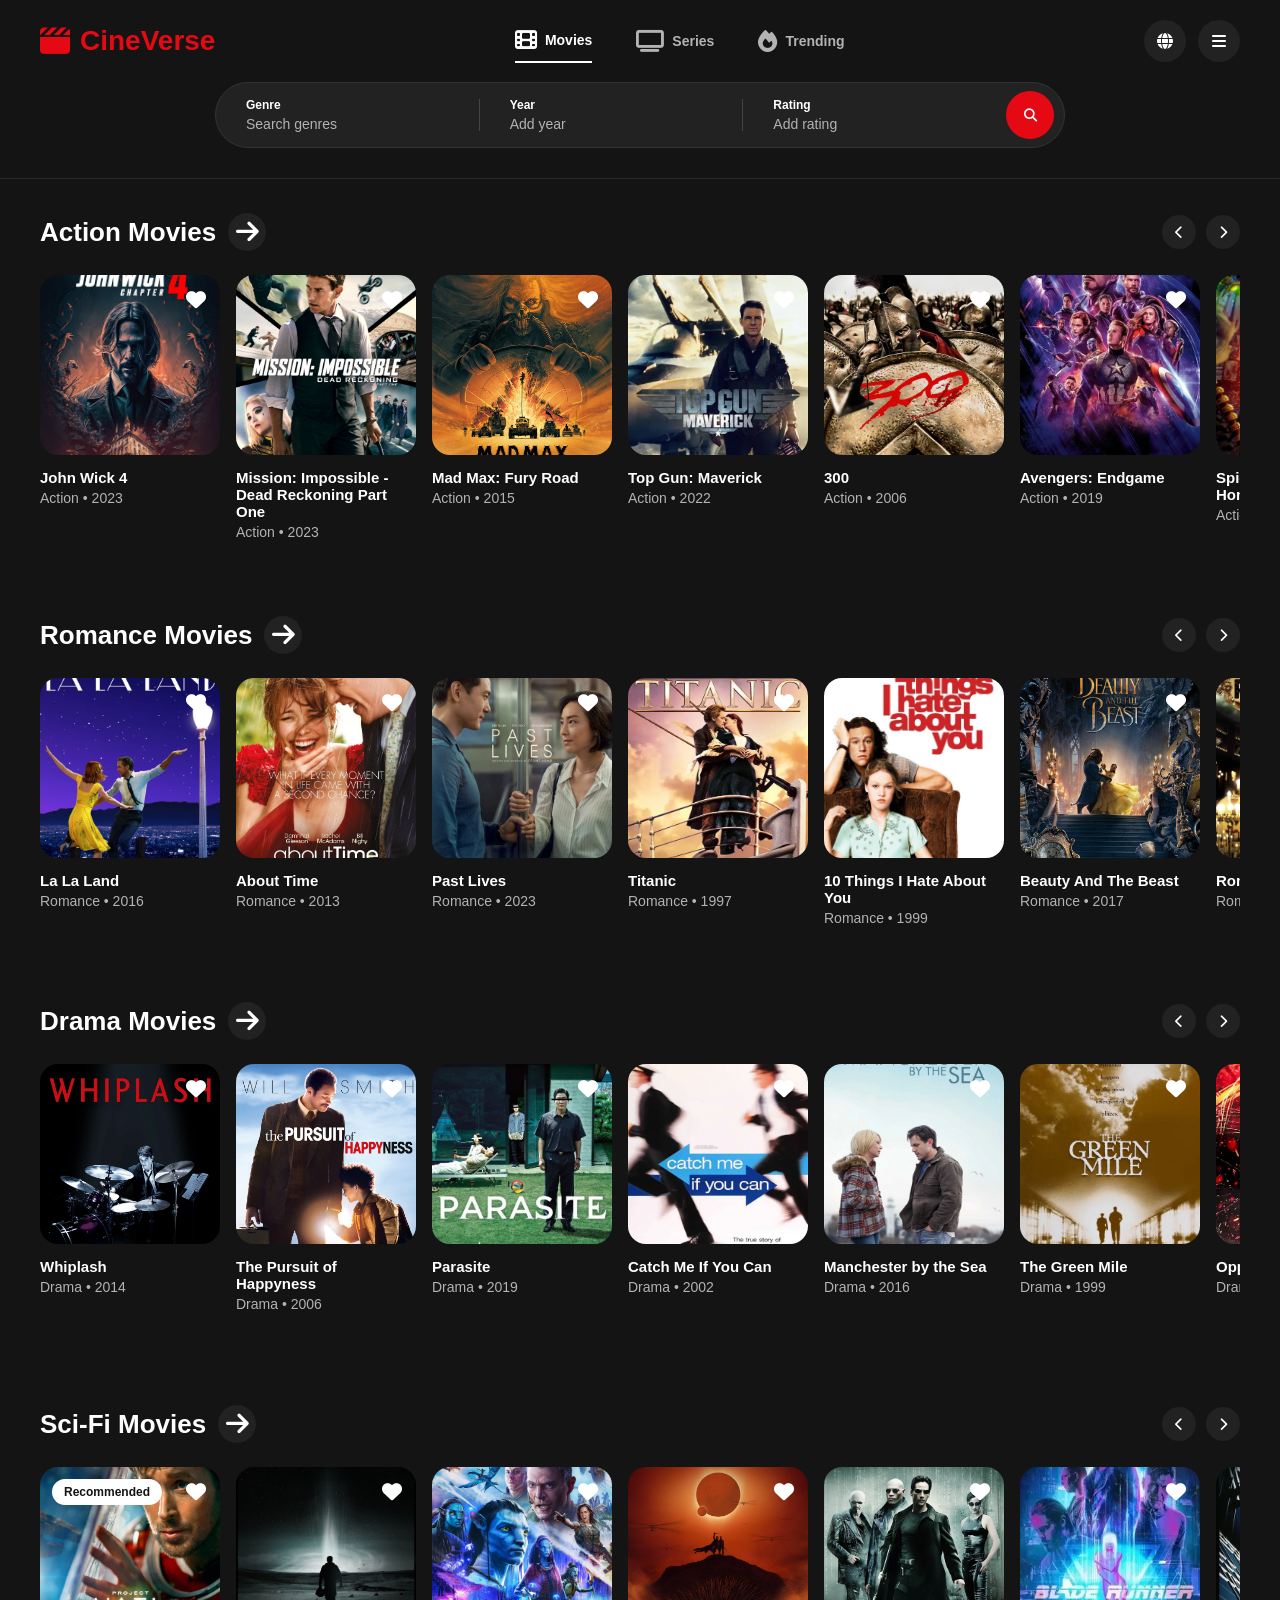
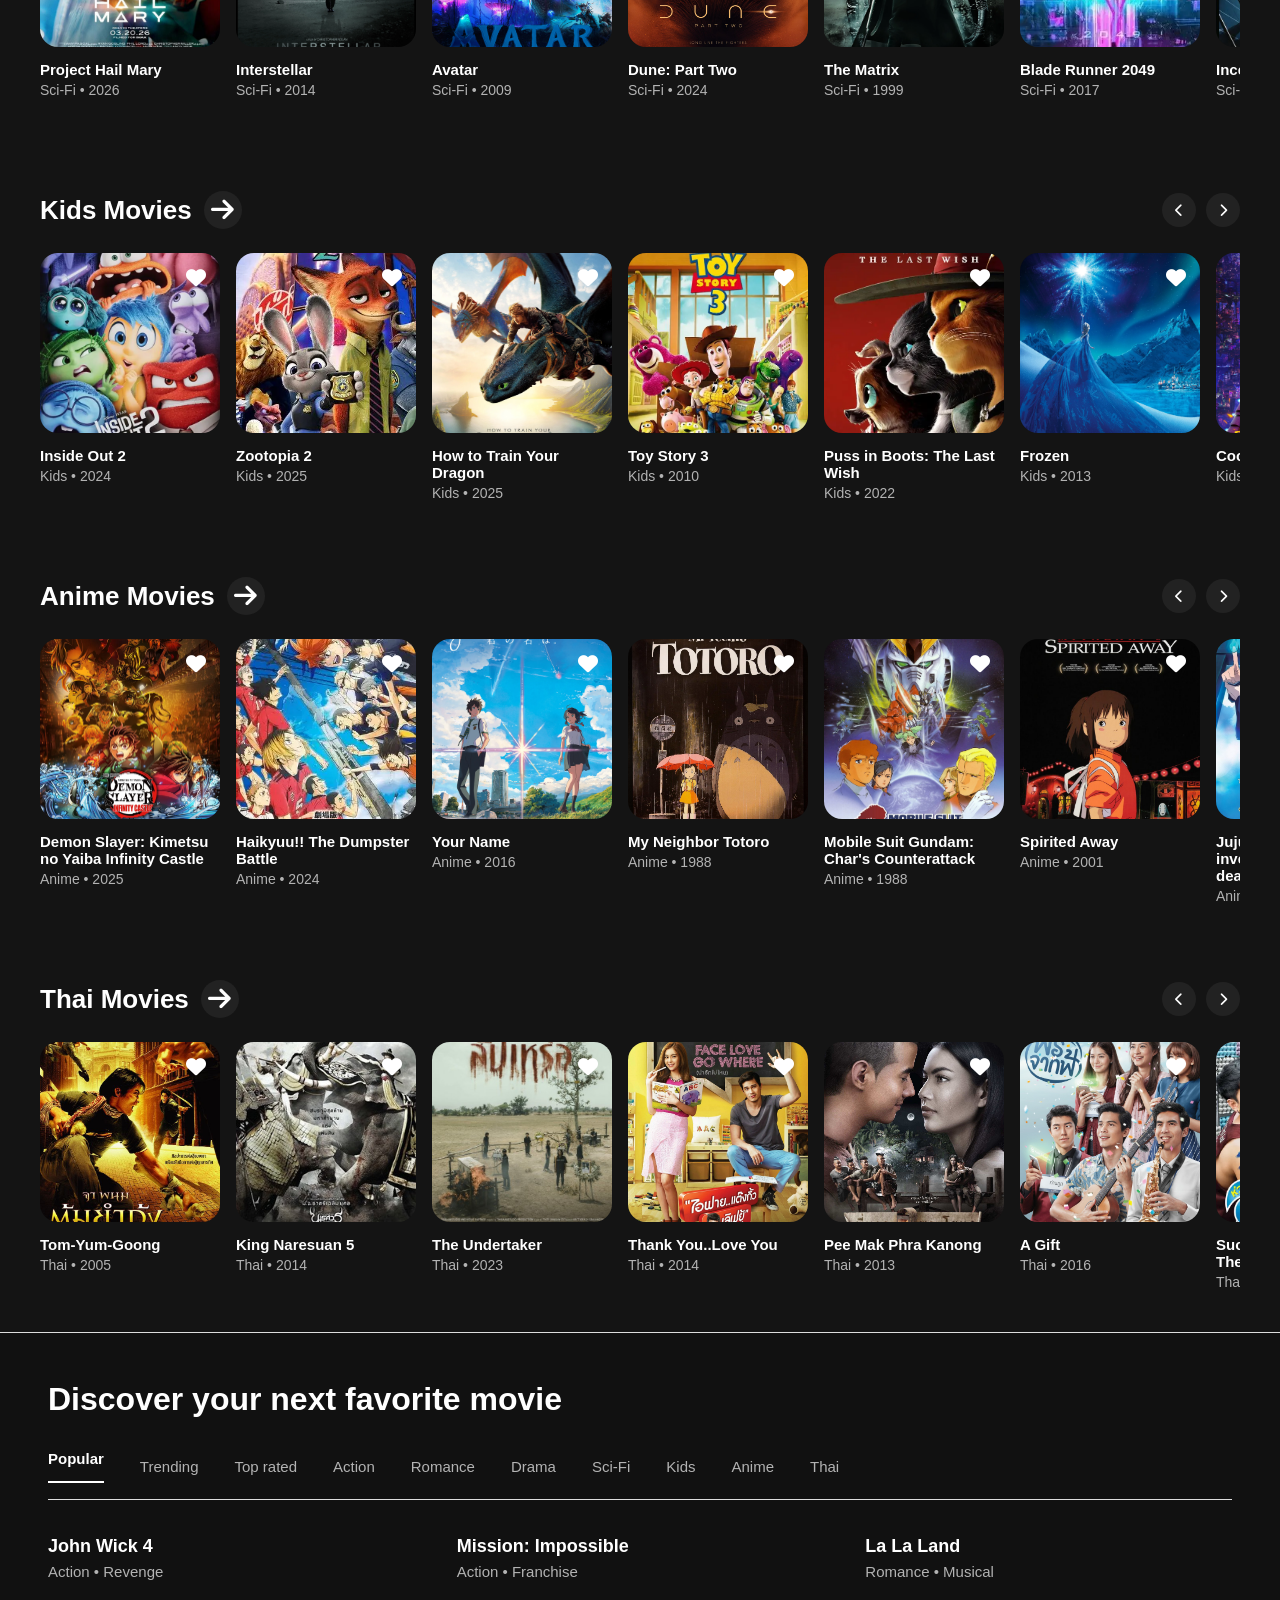
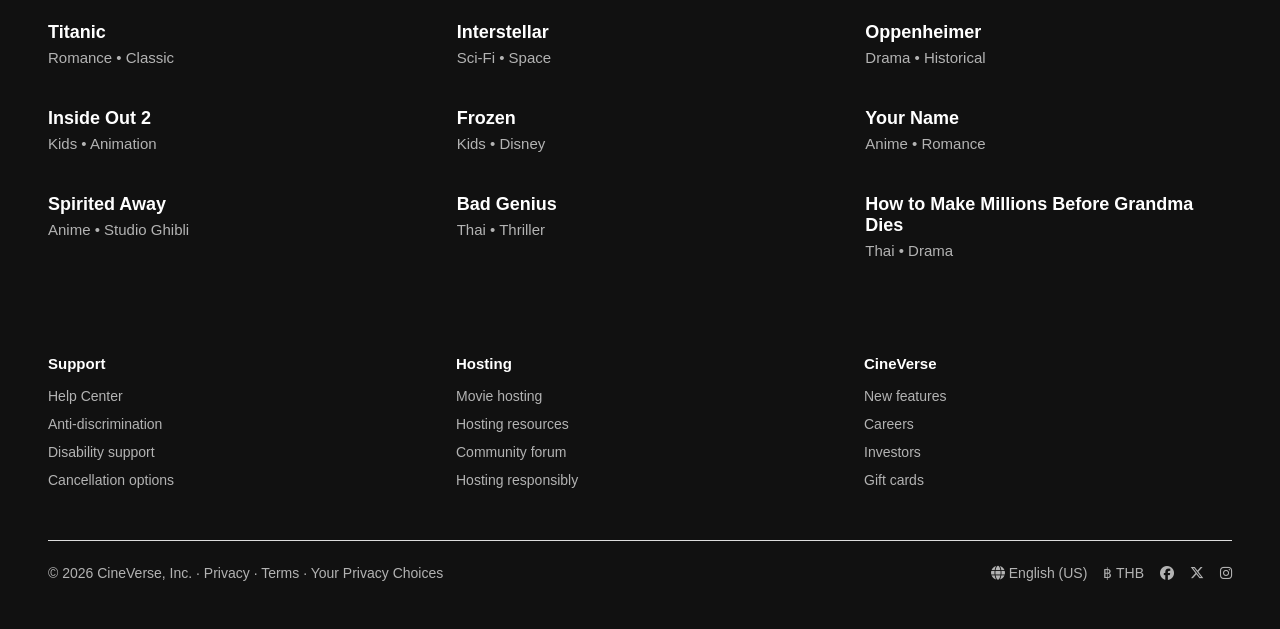
<file: index.html>
<!DOCTYPE html>
<html lang="en">

<head>
    <meta charset="UTF-8">
    <meta name="viewport" content="width=device-width, initial-scale=1.0">
    <title>Project</title>

    <!-- FONT AWESOME -->
    <link rel="stylesheet"
          href="https://cdnjs.cloudflare.com/ajax/libs/font-awesome/6.5.1/css/all.min.css">

    <!-- CSS -->
    <link rel="stylesheet" href="style.css">
</head>

<body>

    <!-- ----- HEADER ----- -->
    <header class="header">

        <!-- TOP NAV -->
        <div class="top-nav">

            <!-- LOGO -->
            <div class="logo">
                <i class="fa-solid fa-clapperboard"></i>
                <h1>CineVerse</h1>
            </div>

            <!-- CENTER NAV -->
            <div class="nav-center">

                <div class="nav-item active-nav">
                    <i class="fa-solid fa-film"></i>
                    <span>Movies</span>
                </div>

                <div class="nav-item">
                    <i class="fa-solid fa-tv"></i>
                    <span>Series</span>
                </div>

                <div class="nav-item">
                    <i class="fa-solid fa-fire"></i>
                    <span>Trending</span>
                </div>

            </div>

            <!-- RIGHT NAV -->
            <div class="nav-right">

                <div class="circle-btn">
                    <i class="fa-solid fa-globe"></i>
                </div>

                <div class="menu-btn">
                    <i class="fa-solid fa-bars"></i>
                </div>

            </div>

        </div>

        <!-- SEARCH -->
        <div class="search-wrapper">

            <div class="search-bar">

                <div class="search-mobile">

                    <i class="fa-solid fa-magnifying-glass"></i>

                    <div class="search-mobile-text">

                        <h4>Start your search</h4>

                    </div>

                </div>

                <div class="search-box">
                    <h4>Genre</h4>
                    <p>Search genres</p>
                </div>

                <div class="search-divider"></div>

                <div class="search-box">
                    <h4>Year</h4>
                    <p>Add year</p>
                </div>

                <div class="search-divider"></div>

                <div class="search-box">
                    <h4>Rating</h4>
                    <p>Add rating</p>
                </div>

                <button class="search-btn">
                    <i class="fa-solid fa-magnifying-glass"></i>
                </button>

            </div>

        </div>

    </header>

    <!-- ----- ACTION ----- -->

<section class="movie-section">

    <div class="section-header">
        <h2>
            Action Movies
            <span class="arrow-circle">
                <i class="fa-solid fa-arrow-right"></i>
            </span>
        </h2>
        <div class="row-arrows">
            <button class="row-arrow">
                <i class="fa-solid fa-chevron-left"></i>
            </button>
            <button class="row-arrow">
                <i class="fa-solid fa-chevron-right"></i>
            </button>
        </div>
    </div>

    <div class="movie-row">

        <div class="movie-card">
            <div class="movie-image">
                <img src="images/John Wick 4.jpg" alt="John Wick 4">
                <input type="checkbox" id="heartJohnWick4" class="heart-toggle">
                <label for="heartJohnWick4" class="heart-icon">
                    <i class="fa-solid fa-heart"></i>
                </label>
            </div>
            <h3>John Wick 4</h3>
            <p>Action • 2023</p>
        </div>

        <div class="movie-card">
            <div class="movie-image">
                <img src="images/Mission Impossible.jpg" alt="Mission: Impossible - Dead Reckoning Part One">
                <input type="checkbox" id="heartMissionImpossible" class="heart-toggle">
                <label for="heartMissionImpossible" class="heart-icon">
                    <i class="fa-solid fa-heart"></i>
                </label>
            </div>
            <h3>Mission: Impossible - Dead Reckoning Part One</h3>
            <p>Action • 2023</p>
        </div>

        <div class="movie-card">
            <div class="movie-image">
                <img src="images/Mad Max.jpg" alt="Mad Max: Fury Road">
                <input type="checkbox" id="heartMadMax" class="heart-toggle">
                <label for="heartMadMax" class="heart-icon">
                    <i class="fa-solid fa-heart"></i>
                </label>
            </div>
            <h3>Mad Max: Fury Road</h3>
            <p>Action • 2015</p>
        </div>

        <div class="movie-card">
            <div class="movie-image">
                <img src="images/Top Gun.webp" alt="Top Gun: Maverick">
                <input type="checkbox" id="heartTopGun" class="heart-toggle">
                <label for="heartTopGun" class="heart-icon">
                    <i class="fa-solid fa-heart"></i>
                </label>
            </div>
            <h3>Top Gun: Maverick</h3>
            <p>Action • 2022</p>
        </div>

        <div class="movie-card">
            <div class="movie-image">
                <img src="images/300.webp" alt="300">
                <input type="checkbox" id="heart300" class="heart-toggle">
                <label for="heart300" class="heart-icon">
                    <i class="fa-solid fa-heart"></i>
                </label>
            </div>
            <h3>300</h3>
            <p>Action • 2006</p>
        </div>

        <div class="movie-card">
            <div class="movie-image">
                <img src="images/Avengers Endgame.webp" alt="Avengers: Endgame">
                <input type="checkbox" id="heartAvengersEndgame" class="heart-toggle">
                <label for="heartAvengersEndgame" class="heart-icon">
                    <i class="fa-solid fa-heart"></i>
                </label>
            </div>
            <h3>Avengers: Endgame</h3>
            <p>Action • 2019</p>
        </div>

        <div class="movie-card">
            <div class="movie-image">
                <img src="images/Spider-Man No Way Home.jpg" alt="Spider-Man: No Way Home">
                <input type="checkbox" id="heartSpiderManNoWayHome" class="heart-toggle">
                <label for="heartSpiderManNoWayHome" class="heart-icon">
                    <i class="fa-solid fa-heart"></i>
                </label>
            </div>
            <h3>Spider-Man: No Way Home</h3>
            <p>Action • 2021</p>
        </div>
        
        <div class="movie-card">
            <div class="movie-image">
                <img src="images/The Dark Knight.webp" alt="The Dark Knight">
                <input type="checkbox" id="heartTheDarkKnight" class="heart-toggle">
                <label for="heartTheDarkKnight" class="heart-icon">
                    <i class="fa-solid fa-heart"></i>
                </label>
            </div>
            <h3>The Dark Knight</h3>
            <p>Action • 2008</p>
        </div>

        <div class="movie-card">
            <div class="movie-image">
                <img src="images/Gladiator.webp" alt="Gladiator">
                <input type="checkbox" id="heartGladiator" class="heart-toggle">
                <label for="heartGladiator" class="heart-icon">
                    <i class="fa-solid fa-heart"></i>
                </label>
            </div>
            <h3>Gladiator</h3>
            <p>Action • 2000</p>
        </div>

        <div class="movie-card">
            <div class="movie-image">
                <img src="images/Troy.webp" alt="Troy">
                <input type="checkbox" id="heartTroy" class="heart-toggle">
                <label for="heartTroy" class="heart-icon">
                    <i class="fa-solid fa-heart"></i>
                </label>
            </div>
            <h3>Troy</h3>
            <p>Action • 2004</p>
        </div>

        <div class="movie-card">
            <div class="movie-image">
                <img src="images/Pirates of the Caribbean.jpg" alt="Pirates of the Caribbean: The Curse of the Black Pearl">
                <input type="checkbox" id="heartPiratesOfTheCaribbean" class="heart-toggle">
                <label for="heartPiratesOfTheCaribbean" class="heart-icon">
                    <i class="fa-solid fa-heart"></i>
                </label>
            </div>
            <h3>Pirates of the Caribbean: The Curse of the Black Pearl</h3>
            <p>Action • 2003</p>
        </div>

        <div class="movie-card">
            <div class="movie-image">
                <img src="images/Braveheart.jpg" alt="Braveheart">
                <input type="checkbox" id="heartBraveheart" class="heart-toggle">
                <label for="heartBraveheart" class="heart-icon">
                    <i class="fa-solid fa-heart"></i>
                </label>
            </div>
            <h3>Braveheart</h3>
            <p>Action • 1995</p>
        </div>

        <div class="movie-card">
            <div class="movie-image">
                <img src="images/James Bond 007.jpg" alt="James Bond 007">
                <input type="checkbox" id="heartJamesBond007" class="heart-toggle">
                <label for="heartJamesBond007" class="heart-icon">
                    <i class="fa-solid fa-heart"></i>
                </label>
            </div>
            <h3>James Bond 007</h3>
            <p>Action • 2024</p>
        </div>

        <div class="movie-card">
            <div class="movie-image">
                <img src="images/X Men.webp" alt="X Men">
                <input type="checkbox" id="heartXMEN" class="heart-toggle">
                <label for="heartXMEN" class="heart-icon">
                    <i class="fa-solid fa-heart"></i>
                </label>
            </div>
            <h3>X Men</h3>
            <p>Action • 2000</p>
        </div>

        <div class="movie-card">
            <div class="movie-image">
                <img src="images/Transformers Revenge of the Fallen.webp" alt="Transformers Revenge of the Fallen">
                <input type="checkbox" id="heartTransformersRevengeOfTheFallen" class="heart-toggle">
                <label for="heartTransformersRevengeOfTheFallen" class="heart-icon">
                    <i class="fa-solid fa-heart"></i>
                </label>
            </div>
            <h3>Transformers Revenge of the Fallen</h3>
            <p>Action • 2010</p>
        </div>

        <div class="movie-card">
            <div class="movie-image">
                <img src="images/The Suicide Squad.webp" alt="The Suicide Squad">
                <input type="checkbox" id="heartTheSuicideSquad" class="heart-toggle">
                <label for="heartTheSuicideSquad" class="heart-icon">
                    <i class="fa-solid fa-heart"></i>
                </label>
            </div>
            <h3>The Suicide Squad</h3>
            <p>Action • 2021</p>
        </div>

        <div class="movie-card">
            <div class="movie-image">
                <img src="images/Mr. & Mrs. Smith.webp" alt="Mr. & Mrs. Smith">
                <input type="checkbox" id="heartMrAndMrsSmith" class="heart-toggle">
                <label for="heartMrAndMrsSmith" class="heart-icon">
                    <i class="fa-solid fa-heart"></i>
                </label>
            </div>
            <h3>Mr. & Mrs. Smith</h3>
            <p>Action • 2005</p>
        </div>

        <div class="movie-card">
            <div class="movie-image">
                <img src="images/See all.png" alt="See all">
            </div>
        </div>

    </div>

</section>

<!-- ----- ROMANCE ----- -->

<section class="movie-section">

    <div class="section-header">
        <h2>
            Romance Movies
            <span class="arrow-circle">
                <i class="fa-solid fa-arrow-right"></i>
            </span>
        </h2>
        <div class="row-arrows">
            <button class="row-arrow">
                <i class="fa-solid fa-chevron-left"></i>
            </button>
            <button class="row-arrow">
                <i class="fa-solid fa-chevron-right"></i>
            </button>
        </div>
    </div>

    <div class="movie-row">

        <div class="movie-card">
            <div class="movie-image">
                <img src="images/La La Land.webp" alt="La La Land">
                <input type="checkbox" id="heartLaLaLand" class="heart-toggle">
                <label for="heartLaLaLand" class="heart-icon">
                    <i class="fa-solid fa-heart"></i>
                </label>
            </div>
            <h3>La La Land</h3>
            <p>Romance • 2016</p>
        </div>

        <div class="movie-card">
            <div class="movie-image">
                <img src="images/About Time.jpg" alt="About Time">
                <input type="checkbox" id="heartAboutTime" class="heart-toggle">
                <label for="heartAboutTime" class="heart-icon">
                    <i class="fa-solid fa-heart"></i>
                </label>
            </div>
            <h3>About Time</h3>
            <p>Romance • 2013</p>
        </div>

        <div class="movie-card">
            <div class="movie-image">
                <img src="images/Past Lives.jpg" alt="Past Lives">
                <input type="checkbox" id="heartPastLives" class="heart-toggle">
                <label for="heartPastLives" class="heart-icon">
                    <i class="fa-solid fa-heart"></i>
                </label>
            </div>
            <h3>Past Lives</h3>
            <p>Romance • 2023</p>
        </div>

        <div class="movie-card">
            <div class="movie-image">
                <img src="images/Titanic.webp" alt="Titanic">
                <input type="checkbox" id="heartTitanic" class="heart-toggle">
                <label for="heartTitanic" class="heart-icon">
                    <i class="fa-solid fa-heart"></i>
                </label>
            </div>
            <h3>Titanic</h3>
            <p>Romance • 1997</p>
        </div>

        <div class="movie-card">
            <div class="movie-image">
                <img src="images/10 Things I Hate About You.jpg" alt="10 Things I Hate About You">
                <input type="checkbox" id="heart10ThingsILoveAboutYou" class="heart-toggle">
                <label for="heart10ThingsILoveAboutYou" class="heart-icon">
                    <i class="fa-solid fa-heart"></i>
                </label>
            </div>
            <h3>10 Things I Hate About You</h3>
            <p>Romance • 1999</p>
        </div>

        <div class="movie-card">
            <div class="movie-image">
                <img src="images/Beauty And The Beast.jpg" alt="Beauty And The Beast">
                <input type="checkbox" id="heartBeautyAndTheBeast" class="heart-toggle">
                <label for="heartBeautyAndTheBeast" class="heart-icon">
                    <i class="fa-solid fa-heart"></i>
                </label>
            </div>
            <h3>Beauty And The Beast</h3>
            <p>Romance • 2017</p>
        </div>

        <div class="movie-card">
            <div class="movie-image">
                <img src="images/Romeo + Juliet.jpg" alt="Romeo + Juliet">
                <input type="checkbox" id="heartRomeoAndJuliet" class="heart-toggle">
                <label for="heartRomeoAndJuliet" class="heart-icon">
                    <i class="fa-solid fa-heart"></i>
                </label>
            </div>
            <h3>Romeo + Juliet</h3>
            <p>Romance • 1996</p>
        </div>

        <div class="movie-card">
            <div class="movie-image">
                <img src="images/The Notebook.jpg" alt="The Notebook">
                <input type="checkbox" id="heartTheNotebook" class="heart-toggle">
                <label for="heartTheNotebook" class="heart-icon">
                    <i class="fa-solid fa-heart"></i>
                </label>
            </div>
            <h3>The Notebook</h3>
            <p>Romance • 2004</p>
        </div>

        <div class="movie-card">
            <div class="movie-image">
                <img src="images/Me Before You.webp" alt="Me Before You">
                <input type="checkbox" id="heartMeBeforeYou" class="heart-toggle">
                <label for="heartMeBeforeYou" class="heart-icon">
                    <i class="fa-solid fa-heart"></i>
                </label>
            </div>
            <h3>Me Before You</h3>
            <p>Romance • 2016</p>
        </div>

        <div class="movie-card">
            <div class="movie-image">
                <img src="images/My Best Friend's Wedding.jpg" alt="My Best Friend's Wedding">
                <input type="checkbox" id="heartMyBestFriendsWedding" class="heart-toggle">
                <label for="heartMyBestFriendsWedding" class="heart-icon">
                    <i class="fa-solid fa-heart"></i>
                </label>
            </div>
            <h3>My Best Friend's Wedding</h3>
            <p>Romance • 1997</p>
        </div>

        <div class="movie-card">
            <div class="movie-image">
                <img src="images/Notting Hill.jpg" alt="Notting Hill">
                <input type="checkbox" id="heartNottingHill" class="heart-toggle">
                <label for="heartNottingHill" class="heart-icon">
                    <i class="fa-solid fa-heart"></i>
                </label>
            </div>
            <h3>Notting Hill</h3>
            <p>Romance • 1999</p>
        </div>

        <div class="movie-card">
            <div class="movie-image">
                <img src="images/Bridget Jones's Diary.jpg" alt="Bridget Jones's Diary">
                <input type="checkbox" id="heartBridgetJonesDiary" class="heart-toggle">
                <label for="heartBridgetJonesDiary" class="heart-icon">
                    <i class="fa-solid fa-heart"></i>
                </label>
            </div>
            <h3>Bridget Jones's Diary</h3>
            <p>Romance • 2001</p>
        </div>

        <div class="movie-card">
            <div class="movie-image">
                <img src="images/Pride & Prejudice.png" alt="Pride & Prejudice">
                <input type="checkbox" id="heartPrideAndPrejudice" class="heart-toggle">
                <label for="heartPrideAndPrejudice" class="heart-icon">
                    <i class="fa-solid fa-heart"></i>
                </label>
            </div>
            <h3>Pride & Prejudice</h3>
            <p>Romance • 2005</p>
        </div>

        <div class="movie-card">
            <div class="movie-image">
                <img src="images/Enchanted.webp" alt="Enchanted">
                <input type="checkbox" id="heartEnchanted" class="heart-toggle">
                <label for="heartEnchanted" class="heart-icon">
                    <i class="fa-solid fa-heart"></i>
                </label>
            </div>
            <h3>Enchanted</h3>
            <p>Romance • 2007</p>
        </div>

        <div class="movie-card">
            <div class="movie-image">
                <img src="images/Crazy Rich Asians.webp" alt="Crazy Rich Asians">
                <input type="checkbox" id="heartCrazyRichAsians" class="heart-toggle">
                <label for="heartCrazyRichAsians" class="heart-icon">
                    <i class="fa-solid fa-heart"></i>
                </label>
            </div>
            <h3>Crazy Rich Asians</h3>
            <p>Romance • 2018</p>
        </div>


        <div class="movie-card">
            <div class="movie-image">
                <img src="images/See all.png" alt="See all">
            </div>
        </div>

    </div>

</section>

<!-- ----- DRAMA ----- -->

<section class="movie-section">

    <div class="section-header">
        <h2>
            Drama Movies
            <span class="arrow-circle">
                <i class="fa-solid fa-arrow-right"></i>
            </span>
        </h2>
        <div class="row-arrows">
            <button class="row-arrow">
                <i class="fa-solid fa-chevron-left"></i>
            </button>
            <button class="row-arrow">
                <i class="fa-solid fa-chevron-right"></i>
            </button>
        </div>
    </div>

    <div class="movie-row">

        <div class="movie-card">
            <div class="movie-image">
                <img src="images/Whiplash.webp" alt="Whiplash">
                <input type="checkbox" id="heartWhiplash" class="heart-toggle">
                <label for="heartWhiplash" class="heart-icon">
                    <i class="fa-solid fa-heart"></i>
                </label>
            </div>
            <h3>Whiplash</h3>
            <p>Drama • 2014</p>
        </div>

        <div class="movie-card">
            <div class="movie-image">
                <img src="images/The Pursuit of Happyness.jpg" alt="The Pursuit of Happyness">
                <input type="checkbox" id="heartThePursuitOfHappyness" class="heart-toggle">
                <label for="heartThePursuitOfHappyness" class="heart-icon">
                    <i class="fa-solid fa-heart"></i>
                </label>
            </div>
            <h3>The Pursuit of Happyness</h3>
            <p>Drama • 2006</p>
        </div>

        <div class="movie-card">
            <div class="movie-image">
                <img src="images/Parasite.webp" alt="Parasite">
                <input type="checkbox" id="heartParasite" class="heart-toggle">
                <label for="heartParasite" class="heart-icon">
                    <i class="fa-solid fa-heart"></i>
                </label>
            </div>
            <h3>Parasite</h3>
            <p>Drama • 2019</p>
        </div>

        <div class="movie-card">
            <div class="movie-image">
                <img src="images/Catch Me If You Can.webp" alt="Catch Me If You Can">
                <input type="checkbox" id="heartCatchMeIfYouCan" class="heart-toggle">
                <label for="heartCatchMeIfYouCan" class="heart-icon">
                    <i class="fa-solid fa-heart"></i>
                </label>
            </div>
            <h3>Catch Me If You Can</h3>
            <p>Drama • 2002</p>
        </div>

        <div class="movie-card">
            <div class="movie-image">
                <img src="images/Manchester by the Sea.webp" alt="Manchester by the Sea">
                <input type="checkbox" id="heartManchesterByTheSea" class="heart-toggle">
                <label for="heartManchesterByTheSea" class="heart-icon">
                    <i class="fa-solid fa-heart"></i>
                </label>
            </div>
            <h3>Manchester by the Sea</h3>
            <p>Drama • 2016</p>
        </div>

        <div class="movie-card">
            <div class="movie-image">
                <img src="images/The Green Mile.webp" alt="The Green Mile">
                <input type="checkbox" id="heartTheGreenMile" class="heart-toggle">
                <label for="heartTheGreenMile" class="heart-icon">
                    <i class="fa-solid fa-heart"></i>
                </label>
            </div>
            <h3>The Green Mile</h3>
            <p>Drama • 1999</p>
        </div>

        <div class="movie-card">
            <div class="movie-image">
                <img src="images/Oppenheimer.webp" alt="Oppenheimer">
                <input type="checkbox" id="heartOppenheimer" class="heart-toggle">
                <label for="heartOppenheimer" class="heart-icon">
                    <i class="fa-solid fa-heart"></i>
                </label>
            </div>
            <h3>Oppenheimer</h3>
            <p>Drama • 2023</p>
        </div>

        <div class="movie-card">
            <div class="movie-image">
                <img src="images/Forrest Gump.webp" alt="Forrest Gump">
                <input type="checkbox" id="heartForrestGump" class="heart-toggle">
                <label for="heartForrestGump" class="heart-icon">
                    <i class="fa-solid fa-heart"></i>
                </label>
            </div>
            <h3>Forrest Gump</h3>
            <p>Drama • 1994</p>
        </div>

        <div class="movie-card">
            <div class="movie-image">
                <img src="images/The Shawshank Redemption.webp" alt="The Shawshank Redemption">
                <input type="checkbox" id="heartTheShawshankRedemption" class="heart-toggle">
                <label for="heartTheShawshankRedemption" class="heart-icon">
                    <i class="fa-solid fa-heart"></i>
                </label>
            </div>
            <h3>The Shawshank Redemption</h3>
            <p>Drama • 1994</p>
        </div>

        <div class="movie-card">
            <div class="movie-image">
                <img src="images/Saving Private Ryan.webp" alt="Saving Private Ryan">
                <input type="checkbox" id="heartSavingPrivateRyan" class="heart-toggle">
                <label for="heartSavingPrivateRyan" class="heart-icon">
                    <i class="fa-solid fa-heart"></i>
                </label>
            </div>
            <h3>Saving Private Ryan</h3>
            <p>Drama • 1998</p>
        </div>

        <div class="movie-card">
            <div class="movie-image">
                <img src="images/Joker.webp" alt="Joker">
                <input type="checkbox" id="heartJoker" class="heart-toggle">
                <label for="heartJoker" class="heart-icon">
                    <i class="fa-solid fa-heart"></i>
                </label>
            </div>
            <h3>Joker</h3>
            <p>Drama • 2019</p>
        </div>

        <div class="movie-card">
            <div class="movie-image">
                <img src="images/Maleficent.jpg" alt="Maleficent">
                <input type="checkbox" id="heartMaleficent" class="heart-toggle">
                <label for="heartMaleficent" class="heart-icon">
                    <i class="fa-solid fa-heart"></i>
                </label>
            </div>
            <h3>Maleficent</h3>
            <p>Drama • 2014</p>
        </div>

        <div class="movie-card">
            <div class="movie-image">
                <img src="images/The Lord of the Rings.webp" alt="The Lord of the Rings: The Fellowship of the Ring">
                <input type="checkbox" id="heartTheLordOfTheRings" class="heart-toggle">
                <label for="heartTheLordOfTheRings" class="heart-icon">
                    <i class="fa-solid fa-heart"></i>
                </label>
            </div>
            <h3>The Lord of the Rings: The Fellowship of the Ring</h3>
            <p>Drama • 2001</p>
        </div>

        <div class="movie-card">
            <div class="movie-image">
                <img src="images/Harry Potter and the Prisoner of Azkaban.webp" alt="Harry Potter and the Prisoner of Azkaban">
                <input type="checkbox" id="heartHarryPotterAndThePrisonerOfAzkaban" class="heart-toggle">
                <label for="heartHarryPotterAndThePrisonerOfAzkaban" class="heart-icon">
                    <i class="fa-solid fa-heart"></i>
                </label>
            </div>
            <h3>Harry Potter and the Prisoner of Azkaban</h3>
            <p>Drama • 1994</p>
        </div>

        <div class="movie-card">
            <div class="movie-image">
                <img src="images/Twilight.jpg" alt="Twilight">
                <input type="checkbox" id="heartTwilight" class="heart-toggle">
                <label for="heartTwilight" class="heart-icon">
                    <i class="fa-solid fa-heart"></i>
                </label>
            </div>
            <h3>Twilight</h3>
            <p>Drama • 2008</p>
        </div>

        <div class="movie-card">
            <div class="movie-image">
                <img src="images/Interview with the Vampire.webp" alt="Interview with the Vampire">
                <input type="checkbox" id="heartInterviewWithTheVampire" class="heart-toggle">
                <label for="heartInterviewWithTheVampire" class="heart-icon">
                    <i class="fa-solid fa-heart"></i>
                </label>
            </div>
            <h3>Interview with the Vampire</h3>
            <p>Drama • 1994</p>
        </div>

        <div class="movie-card">
            <div class="movie-image">
                <img src="images/Aladdin.webp" alt="Aladdin">
                <input type="checkbox" id="heartAladdin" class="heart-toggle">
                <label for="heartAladdin" class="heart-icon">
                    <i class="fa-solid fa-heart"></i>
                </label>
            </div>
            <h3>Aladdin</h3>
            <p>Drama • 2019</p>
        </div>

        <div class="movie-card">
            <div class="movie-image">
                <img src="images/The Devil Wears Prada.jpg" alt="The Devil Wears Prada">
                <input type="checkbox" id="heartTheDevilWearsPrada" class="heart-toggle">
                <label for="heartTheDevilWearsPrada" class="heart-icon">
                    <i class="fa-solid fa-heart"></i>
                </label>
            </div>
            <h3>The Devil Wears Prada</h3>
            <p>Drama • 2006</p>
        </div>

        <div class="movie-card">
            <div class="movie-image">
                <img src="images/See all.png" alt="See all">
            </div>
        </div>

    </div>

</section>

<!-- ----- SCI-FI ----- -->

<section class="movie-section">

    <div class="section-header">
        <h2>
            Sci-Fi Movies
            <span class="arrow-circle">
                <i class="fa-solid fa-arrow-right"></i>
            </span>
        </h2>
        <div class="row-arrows">
            <button class="row-arrow">
                <i class="fa-solid fa-chevron-left"></i>
            </button>
            <button class="row-arrow">
                <i class="fa-solid fa-chevron-right"></i>
            </button>
        </div>
    </div>

    <div class="movie-row">

        <div class="movie-card">
            <div class="movie-image">
                <div class="tag">Recommended</div>
                <img src="images/Project Hail Mary.jpg" alt="Project Hail Mary">
                <input type="checkbox" id="heartProjectHailMary" class="heart-toggle">
                <label for="heartProjectHailMary" class="heart-icon">
                    <i class="fa-solid fa-heart"></i>
                </label>
            </div>
            <h3>Project Hail Mary</h3>
            <p>Sci-Fi • 2026</p>
        </div>

        <div class="movie-card">
            <div class="movie-image">
                <img src="images/Interstellar.webp" alt="Interstellar">
                <input type="checkbox" id="heartInterstellar" class="heart-toggle">
                <label for="heartInterstellar" class="heart-icon">
                    <i class="fa-solid fa-heart"></i>
                </label>
            </div>
            <h3>Interstellar</h3>
            <p>Sci-Fi • 2014</p>
        </div>

        <div class="movie-card">
            <div class="movie-image">
                <img src="images/Avatar.jpg" alt="Avatar">
                <input type="checkbox" id="heartAvatar" class="heart-toggle">
                <label for="heartAvatar" class="heart-icon">
                    <i class="fa-solid fa-heart"></i>
                </label>
            </div>
            <h3>Avatar</h3>
            <p>Sci-Fi • 2009</p>
        </div>

        <div class="movie-card">
            <div class="movie-image">
                <img src="images/Dune.jpg" alt="Dune: Part Two">
                <input type="checkbox" id="heartDunePartTwo" class="heart-toggle">
                <label for="heartDunePartTwo" class="heart-icon">
                    <i class="fa-solid fa-heart"></i>
                </label>
            </div>
            <h3>Dune: Part Two</h3>
            <p>Sci-Fi • 2024</p>
        </div>

        <div class="movie-card">
            <div class="movie-image">
                <img src="images/The Matrix.webp" alt="The Matrix">
                <input type="checkbox" id="heartTheMatrix" class="heart-toggle">
                <label for="heartTheMatrix" class="heart-icon">
                    <i class="fa-solid fa-heart"></i>
                </label>
            </div>
            <h3>The Matrix</h3>
            <p>Sci-Fi • 1999</p>
        </div>

        <div class="movie-card">
            <div class="movie-image">
                <img src="images/Blade Runner.webp" alt="Blade Runner 2049">
                <input type="checkbox" id="heartBladeRunner2049" class="heart-toggle">
                <label for="heartBladeRunner2049" class="heart-icon">
                    <i class="fa-solid fa-heart"></i>
                </label>
            </div>
            <h3>Blade Runner 2049</h3>
            <p>Sci-Fi • 2017</p>
        </div>

        <div class="movie-card">
            <div class="movie-image">
                <img src="images/Inception.webp" alt="Inception">
                <input type="checkbox" id="heartInception" class="heart-toggle">
                <label for="heartInception" class="heart-icon">
                    <i class="fa-solid fa-heart"></i>
                </label>
            </div>
            <h3>Inception</h3>
            <p>Sci-Fi • 2010</p>
        </div>

        <div class="movie-card">
            <div class="movie-image">
                <img src="images/Godzilla.webp" alt="Godzilla">
                <input type="checkbox" id="heartGodzilla" class="heart-toggle">
                <label for="heartGodzilla" class="heart-icon">
                    <i class="fa-solid fa-heart"></i>
                </label>
            </div>
            <h3>Godzilla</h3>
            <p>Sci-Fi • 2014</p>
        </div>

        <div class="movie-card">
            <div class="movie-image">
                <img src="images/Men in Black.webp" alt="Men in Black">
                <input type="checkbox" id="heartMenInBlack" class="heart-toggle">
                <label for="heartMenInBlack" class="heart-icon">
                    <i class="fa-solid fa-heart"></i>
                </label>
            </div>
            <h3>Men in Black</h3>
            <p>Sci-Fi • 1997</p>
        </div>

        <div class="movie-card">
            <div class="movie-image">
                <img src="images/Star Wars.webp" alt="Star Wars">
                <input type="checkbox" id="heartStarWars" class="heart-toggle">
                <label for="heartStarWars" class="heart-icon">
                    <i class="fa-solid fa-heart"></i>
                </label>
            </div>
            <h3>Star Wars</h3>
            <p>Sci-Fi • 1977</p>
        </div>

        <div class="movie-card">
            <div class="movie-image">
                <img src="images/Ready Player One.webp" alt="Ready Player One">
                <input type="checkbox" id="heartReadyPlayerOne" class="heart-toggle">
                <label for="heartReadyPlayerOne" class="heart-icon">
                    <i class="fa-solid fa-heart"></i>
                </label>
            </div>
            <h3>Ready Player One</h3>
            <p>Sci-Fi • 2018</p>
        </div>

        <div class="movie-card">
            <div class="movie-image">
                <img src="images/Jurassic Park.jpg" alt="Jurassic Park">
                <input type="checkbox" id="heartJurassicPark" class="heart-toggle">
                <label for="heartJurassicPark" class="heart-icon">
                    <i class="fa-solid fa-heart"></i>
                </label>
            </div>
            <h3>Jurassic Park</h3>
            <p>Sci-Fi • 1993</p>
        </div>

        <div class="movie-card">
            <div class="movie-image">
                <img src="images/Independence Day.jpg" alt="Independence Day">
                <input type="checkbox" id="heartIndependenceDay" class="heart-toggle">
                <label for="heartIndependenceDay" class="heart-icon">
                    <i class="fa-solid fa-heart"></i>
                </label>
            </div>
            <h3>Independence Day</h3>
            <p>Sci-Fi • 1996</p>
        </div>

        <div class="movie-card">
            <div class="movie-image">
                <img src="images/Armageddon.webp" alt="Armageddon">
                <input type="checkbox" id="heartArmageddon" class="heart-toggle">
                <label for="heartArmageddon" class="heart-icon">
                    <i class="fa-solid fa-heart"></i>
                </label>
            </div>
            <h3>Armageddon</h3>
            <p>Sci-Fi • 1998</p>
        </div>

        <div class="movie-card">
            <div class="movie-image">
                <img src="images/Everything Everywhere All at Once.webp" alt="Everything Everywhere All at Once">
                <input type="checkbox" id="heartEverythingEverywhereAllAtOnce" class="heart-toggle">
                <label for="heartEverythingEverywhereAllAtOnce" class="heart-icon">
                    <i class="fa-solid fa-heart"></i>
                </label>
            </div>
            <h3>Everything Everywhere All at Once</h3>
            <p>Sci-Fi • 2022</p>
        </div>

        <div class="movie-card">
            <div class="movie-image">
                <img src="images/See all.png" alt="See all">
            </div>
        </div>

    </div>

</section>

<!-- ----- KIDS ----- -->

<section class="movie-section">

    <div class="section-header">
        <h2>
            Kids Movies
            <span class="arrow-circle">
                <i class="fa-solid fa-arrow-right"></i>
            </span>
        </h2>
        <div class="row-arrows">
            <button class="row-arrow">
                <i class="fa-solid fa-chevron-left"></i>
            </button>
            <button class="row-arrow">
                <i class="fa-solid fa-chevron-right"></i>
            </button>
        </div>
    </div>

    <div class="movie-row">

        <div class="movie-card">
            <div class="movie-image">
                <img src="images/Inside Out 2.webp" alt="Inside Out 2">
                <input type="checkbox" id="heartInsideOut2" class="heart-toggle">
                <label for="heartInsideOut2" class="heart-icon">
                    <i class="fa-solid fa-heart"></i>
                </label>
            </div>
            <h3>Inside Out 2</h3>
            <p>Kids • 2024</p>
        </div>

        <div class="movie-card">
            <div class="movie-image">
                <img src="images/Zootopia 2.webp" alt="Zootopia 2">
                <input type="checkbox" id="heartZootopia2" class="heart-toggle">
                <label for="heartZootopia2" class="heart-icon">
                    <i class="fa-solid fa-heart"></i>
                </label>
            </div>
            <h3>Zootopia 2</h3>
            <p>Kids • 2025</p>
        </div>

        <div class="movie-card">
            <div class="movie-image">
                <img src="images/How to Train Your Dragon.webp" alt="How to Train Your Dragon">
                <input type="checkbox" id="heartHowToTrainYourDragon" class="heart-toggle">
                <label for="heartHowToTrainYourDragon" class="heart-icon">
                    <i class="fa-solid fa-heart"></i>
                </label>
            </div>
            <h3>How to Train Your Dragon</h3>
            <p>Kids • 2025</p>
        </div>

        <div class="movie-card">
            <div class="movie-image">
                <img src="images/Toy Story 3.webp" alt="Toy Story 3">
                <input type="checkbox" id="heartToyStory3" class="heart-toggle">
                <label for="heartToyStory3" class="heart-icon">
                    <i class="fa-solid fa-heart"></i>
                </label>
            </div>
            <h3>Toy Story 3</h3>
            <p>Kids • 2010</p>
        </div>

        <div class="movie-card">
            <div class="movie-image">
                <img src="images/Puss in Boots.webp" alt="Puss in Boots: The Last Wish">
                <input type="checkbox" id="heartPussInBoots" class="heart-toggle">
                <label for="heartPussInBoots" class="heart-icon">
                    <i class="fa-solid fa-heart"></i>
                </label>
            </div>
            <h3>Puss in Boots: The Last Wish</h3>
            <p>Kids • 2022</p>
        </div>

        <div class="movie-card">
            <div class="movie-image">
                <img src="images/Frozen.webp" alt="Frozen">
                <input type="checkbox" id="heartFrozen" class="heart-toggle">
                <label for="heartFrozen" class="heart-icon">
                    <i class="fa-solid fa-heart"></i>
                </label>
            </div>
            <h3>Frozen</h3>
            <p>Kids • 2013</p>
        </div>

        <div class="movie-card">
            <div class="movie-image">
                <img src="images/Coco.webp" alt="Coco">
                <input type="checkbox" id="heartCoco" class="heart-toggle">
                <label for="heartCoco" class="heart-icon">
                    <i class="fa-solid fa-heart"></i>
                </label>
            </div>
            <h3>Coco</h3>
            <p>Kids • 2017</p>
        </div>

        <div class="movie-card">
            <div class="movie-image">
                <img src="images/Minions.webp" alt="Minions">
                <input type="checkbox" id="heartMinions" class="heart-toggle">
                <label for="heartMinions" class="heart-icon">
                    <i class="fa-solid fa-heart"></i>
                </label>
            </div>
            <h3>Minions</h3>
            <p>Kids • 2015</p>
        </div>

        <div class="movie-card">
            <div class="movie-image">
                <img src="images/Kung Fu Panda.webp" alt="Kung Fu Panda">
                <input type="checkbox" id="heartKungFuPanda" class="heart-toggle">
                <label for="heartKungFuPanda" class="heart-icon">
                    <i class="fa-solid fa-heart"></i>
                </label>
            </div>
            <h3>Kung Fu Panda</h3>
            <p>Kids • 2008</p>
        </div>

        <div class="movie-card">
            <div class="movie-image">
                <img src="images/Moana.webp" alt="Moana">
                <input type="checkbox" id="heartMoana" class="heart-toggle">
                <label for="heartMoana" class="heart-icon">
                    <i class="fa-solid fa-heart"></i>
                </label>
            </div>
            <h3>Moana</h3>
            <p>Kids • 2016</p>
        </div>

        <div class="movie-card">
            <div class="movie-image">
                <img src="images/Shrek.webp" alt="Shrek">
                <input type="checkbox" id="heartShrek" class="heart-toggle">
                <label for="heartShrek" class="heart-icon">
                    <i class="fa-solid fa-heart"></i>
                </label>
            </div>
            <h3>Shrek</h3>
            <p>Kids • 2001</p>
        </div>

        <div class="movie-card">
            <div class="movie-image">
                <img src="images/Up.webp" alt="Up">
                <input type="checkbox" id="heartUp" class="heart-toggle">
                <label for="heartUp" class="heart-icon">
                    <i class="fa-solid fa-heart"></i>
                </label>
            </div>
            <h3>Up</h3>
            <p>Kids • 2009</p>
        </div>

        <div class="movie-card">
            <div class="movie-image">
                <img src="images/Finding Nemo.jpg" alt="Finding Nemo">
                <input type="checkbox" id="heartFindingNemo" class="heart-toggle">
                <label for="heartFindingNemo" class="heart-icon">
                    <i class="fa-solid fa-heart"></i>
                </label>
            </div>
            <h3>Finding Nemo</h3>
            <p>Kids • 2003</p>
        </div>

        <div class="movie-card">
            <div class="movie-image">
                <img src="images/The LEGO Movie.webp" alt="The LEGO Movie">
                <input type="checkbox" id="heartTheLEGOMovie" class="heart-toggle">
                <label for="heartTheLEGOMovie" class="heart-icon">
                    <i class="fa-solid fa-heart"></i>
                </label>
            </div>
            <h3>The LEGO Movie</h3>
            <p>Kids • 2014</p>
        </div>

        <div class="movie-card">
            <div class="movie-image">
                <img src="images/Monsters, Inc.webp" alt="Monsters, Inc.">
                <input type="checkbox" id="heartMonstersInc" class="heart-toggle">
                <label for="heartMonstersInc" class="heart-icon">
                    <i class="fa-solid fa-heart"></i>
                </label>
            </div>
            <h3>Monsters, Inc.</h3>
            <p>Kids • 2001</p>
        </div>

        <div class="movie-card">
            <div class="movie-image">
                <img src="images/WALL·E.webp" alt="WALL·E">
                <input type="checkbox" id="heartWALLE" class="heart-toggle">
                <label for="heartWALLE" class="heart-icon">
                    <i class="fa-solid fa-heart"></i>
                </label>
            </div>
            <h3>WALL·E</h3>
            <p>Kids • 2008</p>
        </div>

        <div class="movie-card">
            <div class="movie-image">
                <img src="images/The Lion King.jpg" alt="The Lion King">
                <input type="checkbox" id="heartTheLionKing" class="heart-toggle">
                <label for="heartTheLionKing" class="heart-icon">
                    <i class="fa-solid fa-heart"></i>
                </label>
            </div>
            <h3>The Lion King</h3>
            <p>Kids • 2019</p>
        </div>

        <div class="movie-card">
            <div class="movie-image">
                <img src="images/See all.png" alt="See all">
            </div>
        </div>

    </div>

</section>

<!-- ----- ANIME ----- -->

<section class="movie-section">

    <div class="section-header">
        <h2>
            Anime Movies
            <span class="arrow-circle">
                <i class="fa-solid fa-arrow-right"></i>
            </span>
        </h2>
        <div class="row-arrows">
            <button class="row-arrow">
                <i class="fa-solid fa-chevron-left"></i>
            </button>
            <button class="row-arrow">
                <i class="fa-solid fa-chevron-right"></i>
            </button>
        </div>
    </div>

    <div class="movie-row">

        <div class="movie-card">
            <div class="movie-image">
                <img src="images/Demon Slayer.webp" alt="Demon Slayer: Kimetsu no Yaiba Infinity Castle">
                <input type="checkbox" id="heartDemonSlayer" class="heart-toggle">
                <label for="heartDemonSlayer" class="heart-icon">
                    <i class="fa-solid fa-heart"></i>
                </label>
            </div>
            <h3>Demon Slayer: Kimetsu no Yaiba Infinity Castle</h3>
            <p>Anime • 2025</p>
        </div>

        <div class="movie-card">
            <div class="movie-image">
                <img src="images/Haikyuu!! The Dumpster Battle.webp" alt="Haikyuu!! The Dumpster Battle">
                <input type="checkbox" id="heartHaikyuu" class="heart-toggle">
                <label for="heartHaikyuu" class="heart-icon">
                    <i class="fa-solid fa-heart"></i>
                </label>
            </div>
            <h3>Haikyuu!! The Dumpster Battle</h3>
            <p>Anime • 2024</p>
        </div>

        <div class="movie-card">
            <div class="movie-image">
                <img src="images/Your Name.webp" alt="Your Name">
                <input type="checkbox" id="heartYourName" class="heart-toggle">
                <label for="heartYourName" class="heart-icon">
                    <i class="fa-solid fa-heart"></i>
                </label>
            </div>
            <h3>Your Name</h3>
            <p>Anime • 2016</p>
        </div>

        <div class="movie-card">
            <div class="movie-image">
                <img src="images/My Neighbor Totoro.webp" alt="My Neighbor Totoro">
                <input type="checkbox" id="heartMyNeighborTotoro" class="heart-toggle">
                <label for="heartMyNeighborTotoro" class="heart-icon">
                    <i class="fa-solid fa-heart"></i>
                </label>
            </div>
            <h3>My Neighbor Totoro</h3>
            <p>Anime • 1988</p>
        </div>

        <div class="movie-card">
            <div class="movie-image">
                <img src="images/Mobile Suit Gundam.webp" alt="Mobile Suit Gundam: Char's Counterattack">
                <input type="checkbox" id="heartMobileSuitGundam" class="heart-toggle">
                <label for="heartMobileSuitGundam" class="heart-icon">
                    <i class="fa-solid fa-heart"></i>
                </label>
            </div>
            <h3>Mobile Suit Gundam: Char's Counterattack</h3>
            <p>Anime • 1988</p>
        </div>

        <div class="movie-card">
            <div class="movie-image">
                <img src="images/Spirited Away.jpg" alt="Spirited Away">
                <input type="checkbox" id="heartSpiritedAway" class="heart-toggle">
                <label for="heartSpiritedAway" class="heart-icon">
                    <i class="fa-solid fa-heart"></i>
                </label>
            </div>
            <h3>Spirited Away</h3>
            <p>Anime • 2001</p>
        </div>

        <div class="movie-card">
            <div class="movie-image">
                <img src="images/Jujutsu Kaisen.jpg" alt="Jujutsu Kaisen: Hidden inventory/Premature death">
                <input type="checkbox" id="heartJujutsuKaisen" class="heart-toggle">
                <label for="heartJujutsuKaisen" class="heart-icon">
                    <i class="fa-solid fa-heart"></i>
                </label>
            </div>
            <h3>Jujutsu Kaisen: Hidden inventory/Premature death</h3>
            <p>Anime • 2025</p>
        </div>

        <div class="movie-card">
            <div class="movie-image">
                <img src="images/The First Slam Dunk.webp" alt="The First Slam Dunk">
                <input type="checkbox" id="heartTheFirstSlamDunk" class="heart-toggle">
                <label for="heartTheFirstSlamDunk" class="heart-icon">
                    <i class="fa-solid fa-heart"></i>
                </label>
            </div>
            <h3>The First Slam Dunk</h3>
            <p>Anime • 2023</p>
        </div>

        <div class="movie-card">
            <div class="movie-image">
                <img src="images/Attack on Titan.webp" alt="Attack on Titan: THE LAST ATTACK">
                <input type="checkbox" id="heartAttackOnTitan" class="heart-toggle">
                <label for="heartAttackOnTitan" class="heart-icon">
                    <i class="fa-solid fa-heart"></i>
                </label>
            </div>
            <h3>Attack on Titan: THE LAST ATTACK</h3>
            <p>Anime • 2024</p>
        </div>

        <div class="movie-card">
            <div class="movie-image">
                <img src="images/Dan Da Dan.jpg" alt="DanDaDan: Evil Eye">
                <input type="checkbox" id="heartDanDaDan" class="heart-toggle">
                <label for="heartDanDaDan" class="heart-icon">
                    <i class="fa-solid fa-heart"></i>
                </label>
            </div>
            <h3>DanDaDan: Evil Eye</h3>
            <p>Anime • 2025</p>
        </div>

        <div class="movie-card">
            <div class="movie-image">
                <img src="images/Slime The Movie.webp" alt="Slime The Movie: Scarlet Bond">
                <input type="checkbox" id="heartSlimeTheMovie" class="heart-toggle">
                <label for="heartSlimeTheMovie" class="heart-icon">
                    <i class="fa-solid fa-heart"></i>
                </label>
            </div>
            <h3>Slime The Movie: Scarlet Bond</h3>
            <p>Anime • 2023</p>
        </div>

        <div class="movie-card">
            <div class="movie-image">
                <img src="images/Spy x Family.webp" alt="Spy x Family: Code White">
                <input type="checkbox" id="heartSpyXFamily" class="heart-toggle">
                <label for="heartSpyXFamily" class="heart-icon">
                    <i class="fa-solid fa-heart"></i>
                </label>
            </div>
            <h3>Spy x Family: Code White</h3>
            <p>Anime • 2023</p>
        </div>

        <div class="movie-card">
            <div class="movie-image">
                <img src="images/Grave of the Fireflies.webp" alt="Grave of the Fireflies">
                <input type="checkbox" id="heartGraveOfTheFireflies" class="heart-toggle">
                <label for="heartGraveOfTheFireflies" class="heart-icon">
                    <i class="fa-solid fa-heart"></i>
                </label>
            </div>
            <h3>Grave of the Fireflies</h3>
            <p>Anime • 1988</p>
        </div>

        <div class="movie-card">
            <div class="movie-image">
                <img src="images/One Piece.jpg" alt="One Piece Film: Red">
                <input type="checkbox" id="heartOnePieceFilmRed" class="heart-toggle">
                <label for="heartOnePieceFilmRed" class="heart-icon">
                    <i class="fa-solid fa-heart"></i>
                </label>
            </div>
            <h3>One Piece Film: Red</h3>
            <p>Anime • 2022</p>
        </div>

        <div class="movie-card">
            <div class="movie-image">
                <img src="images/Detective Conan The Movie.jpg" alt="Detective Conan The Movie: The Million-Dollar Pentagram">
                <input type="checkbox" id="heartDetectiveConanTheMovie" class="heart-toggle">
                <label for="heartDetectiveConanTheMovie" class="heart-icon">
                    <i class="fa-solid fa-heart"></i>
                </label>
            </div>
            <h3>Detective Conan The Movie: The Million-Dollar Pentagram</h3>
            <p>Anime • 2024</p>
        </div>

        <div class="movie-card">
            <div class="movie-image">
                <img src="images/Doraemon Movie 26.webp" alt="Doraemon Movie 26: Nobita's Dinosaur">
                <input type="checkbox" id="heartDoraemonMovie26" class="heart-toggle">
                <label for="heartDoraemonMovie26" class="heart-icon">
                    <i class="fa-solid fa-heart"></i>
                </label>
            </div>
            <h3>Doraemon Movie 26: Nobita's Dinosaur</h3>
            <p>Anime • 2006</p>
        </div>

        <div class="movie-card">
            <div class="movie-image">
                <img src="images/Pokemon The First Movie.jpg" alt="Pokemon The First Movie: Mewtwo Strikes Back">
                <input type="checkbox" id="heartPokemonTheFirstMovie" class="heart-toggle">
                <label for="heartPokemonTheFirstMovie" class="heart-icon">
                    <i class="fa-solid fa-heart"></i>
                </label>
            </div>
            <h3>Pokemon The First Movie: Mewtwo Strikes Back</h3>
            <p>Anime • 1998</p>
        </div>

        <div class="movie-card">
            <div class="movie-image">
                <img src="images/See all.png" alt="See all">
            </div>
        </div>

    </div>

</section>

<!-- ----- THAI ----- -->

<section class="movie-section">

    <div class="section-header">
        <h2>
            Thai Movies
            <span class="arrow-circle">
                <i class="fa-solid fa-arrow-right"></i>
            </span>
        </h2>
        <div class="row-arrows">
            <button class="row-arrow">
                <i class="fa-solid fa-chevron-left"></i>
            </button>
            <button class="row-arrow">
                <i class="fa-solid fa-chevron-right"></i>
            </button>
        </div>
    </div>

    <div class="movie-row">

        <div class="movie-card">
            <div class="movie-image">
                <img src="images/Tom-Yum-Goong.jpg" alt="Tom-Yum-Goong">
                <input type="checkbox" id="heartTomYumGoong" class="heart-toggle">
                <label for="heartTomYumGoong" class="heart-icon">
                    <i class="fa-solid fa-heart"></i>
                </label>
            </div>
            <h3>Tom-Yum-Goong</h3>
            <p>Thai • 2005</p>
        </div>

        <div class="movie-card">
            <div class="movie-image">
                <img src="images/King Naresuan 5.jpg" alt="King Naresuan 5">
                <input type="checkbox" id="heartKingNaresuan5" class="heart-toggle">
                <label for="heartKingNaresuan5" class="heart-icon">
                    <i class="fa-solid fa-heart"></i>
                </label>
            </div>
            <h3>King Naresuan 5</h3>
            <p>Thai • 2014</p>
        </div>

        <div class="movie-card">
            <div class="movie-image">
                <img src="images/The Undertaker.jpg" alt="The Undertaker">
                <input type="checkbox" id="heartTheUndertaker" class="heart-toggle">
                <label for="heartTheUndertaker" class="heart-icon">
                    <i class="fa-solid fa-heart"></i>
                </label>
            </div>
            <h3>The Undertaker</h3>
            <p>Thai • 2023</p>
        </div>

        <div class="movie-card">
            <div class="movie-image">
                <img src="images/Thank You..Love You.jpg" alt="Thank You..Love You">
                <input type="checkbox" id="heartThankYouLoveYou" class="heart-toggle">
                <label for="heartThankYouLoveYou" class="heart-icon">
                    <i class="fa-solid fa-heart"></i>
                </label>
            </div>
            <h3>Thank You..Love You</h3>
            <p>Thai • 2014</p>
        </div>

        <div class="movie-card">
            <div class="movie-image">
                <img src="images/Pee Mak Phra Kanong.jpg" alt="Pee Mak Phra Kanong">
                <input type="checkbox" id="heartPeeMakPhraKanong" class="heart-toggle">
                <label for="heartPeeMakPhraKanong" class="heart-icon">
                    <i class="fa-solid fa-heart"></i>
                </label>
            </div>
            <h3>Pee Mak Phra Kanong</h3>
            <p>Thai • 2013</p>
        </div>

        <div class="movie-card">
            <div class="movie-image">
                <img src="images/A Gift.jpg" alt="A Gift">
                <input type="checkbox" id="heartAGift" class="heart-toggle">
                <label for="heartAGift" class="heart-icon">
                    <i class="fa-solid fa-heart"></i>
                </label>
            </div>
            <h3>A Gift</h3>
            <p>Thai • 2016</p>
        </div>

        <div class="movie-card">
            <div class="movie-image">
                <img src="images/SuckSeed.webp" alt="SuckSeed: Huay Khan Thep">
                <input type="checkbox" id="heartSuckSeed" class="heart-toggle">
                <label for="heartSuckSeed" class="heart-icon">
                    <i class="fa-solid fa-heart"></i>
                </label>
            </div>
            <h3>SuckSeed: Huay Khan Thep</h3>
            <p>Thai • 2011</p>
        </div>

        <div class="movie-card">
            <div class="movie-image">
                <img src="images/How to Make Millions Before Grandma Dies.webp" alt="How to Make Millions Before Grandma Dies">
                <input type="checkbox" id="heartHowToMakeMillionsBeforeGrandmaDies" class="heart-toggle">
                <label for="heartHowToMakeMillionsBeforeGrandmaDies" class="heart-icon">
                    <i class="fa-solid fa-heart"></i>
                </label>
            </div>
            <h3>How to Make Millions Before Grandma Dies</h3>
            <p>Thai • 2024</p>
        </div>

        <div class="movie-card">
            <div class="movie-image">
                <img src="images/Bangkok Traffic Love Story.jpg" alt="Bangkok Traffic Love Story">
                <input type="checkbox" id="heartBangkokTrafficLoveStory" class="heart-toggle">
                <label for="heartBangkokTrafficLoveStory" class="heart-icon">
                    <i class="fa-solid fa-heart"></i>
                </label>
            </div>
            <h3>Bangkok Traffic Love Story</h3>
            <p>Thai • 2009</p>
        </div>

        <div class="movie-card">
            <div class="movie-image">
                <img src="images/My Girl.webp" alt="My Girl">
                <input type="checkbox" id="heartMyGirl" class="heart-toggle">
                <label for="heartMyGirl" class="heart-icon">
                    <i class="fa-solid fa-heart"></i>
                </label>
            </div>
            <h3>My Girl</h3>
            <p>Thai • 2003</p>
        </div>

        <div class="movie-card">
            <div class="movie-image">
                <img src="images/One Day.jpg" alt="One Day">
                <input type="checkbox" id="heartOneDay" class="heart-toggle">
                <label for="heartOneDay" class="heart-icon">
                    <i class="fa-solid fa-heart"></i>
                </label>
            </div>
            <h3>One Day</h3>
            <p>Thai • 2016</p>
        </div>

        <div class="movie-card">
            <div class="movie-image">
                <img src="images/Crazy Little Thing Called Love.jpg" alt="Crazy Little Thing Called Love">
                <input type="checkbox" id="heartCrazyLittleThingCalledLove" class="heart-toggle">
                <label for="heartCrazyLittleThingCalledLove" class="heart-icon">
                    <i class="fa-solid fa-heart"></i>
                </label>
            </div>
            <h3>Crazy Little Thing Called Love</h3>
            <p>Thai • 2010</p>
        </div>

        <div class="movie-card">
            <div class="movie-image">
                <img src="images/The Teacher's Diary.jpg" alt="The Teacher's Diary">
                <input type="checkbox" id="heartTheTeacherSDiary" class="heart-toggle">
                <label for="heartTheTeacherSDiary" class="heart-icon">
                    <i class="fa-solid fa-heart"></i>
                </label>
            </div>
            <h3>The Teacher's Diary</h3>
            <p>Thai • 2014</p>
        </div>

        <div class="movie-card">
            <div class="movie-image">
                <img src="images/Friend Zone.jpg" alt="Friend Zone">
                <input type="checkbox" id="heartFriendZone" class="heart-toggle">
                <label for="heartFriendZone" class="heart-icon">
                    <i class="fa-solid fa-heart"></i>
                </label>
            </div>
            <h3>Friend Zone</h3>
            <p>Thai • 2019</p>
        </div>

        <div class="movie-card">
            <div class="movie-image">
                <img src="images/Bad Genius.jpg" alt="Bad Genius">
                <input type="checkbox" id="heartBadGenius" class="heart-toggle">
                <label for="heartBadGenius" class="heart-icon">
                    <i class="fa-solid fa-heart"></i>
                </label>
            </div>
            <h3>Bad Genius</h3>
            <p>Thai • 2017</p>
        </div>

        <div class="movie-card">
            <div class="movie-image">
                <img src="images/Happy Old Year.jpg" alt="Happy Old Year">
                <input type="checkbox" id="heartHappyOldYear" class="heart-toggle">
                <label for="heartHappyOldYear" class="heart-icon">
                    <i class="fa-solid fa-heart"></i>
                </label>
            </div>
            <h3>Happy Old Year</h3>
            <p>Thai • 2019</p>
        </div>

        <div class="movie-card">
            <div class="movie-image">
                <img src="images/Dang Bireley’s and Young Gangsters.jpg" alt="Dang Bireley’s and Young Gangsters">
                <input type="checkbox" id="heartDangBireleySAndYoungGangsters" class="heart-toggle">
                <label for="heartDangBireleySAndYoungGangsters" class="heart-icon">
                    <i class="fa-solid fa-heart"></i>
                </label>
            </div>
            <h3>Dang Bireley’s and Young Gangsters</h3>
            <p>Thai • 1997</p>
        </div>

        <div class="movie-card">
            <div class="movie-image">
                <img src="images/Romantic Blue.jpg" alt="Romantic Blue">
                <input type="checkbox" id="heartRomanticBlue" class="heart-toggle">
                <label for="heartRomanticBlue" class="heart-icon">
                    <i class="fa-solid fa-heart"></i>
                </label>
            </div>
            <h3>Romantic Blue</h3>
            <p>Thai • 1995</p>
        </div>

        <div class="movie-card">
            <div class="movie-image">
                <img src="images/The Love of Siam.jpg" alt="The Love of Siam">
                <input type="checkbox" id="heartTheLoveOfSiam" class="heart-toggle">
                <label for="heartTheLoveOfSiam" class="heart-icon">
                    <i class="fa-solid fa-heart"></i>
                </label>
            </div>
            <h3>The Love of Siam</h3>
            <p>Thai • 2007</p>
        </div>

        <div class="movie-card">
            <div class="movie-image">
                <img src="images/See all.png" alt="See all">
            </div>
        </div>

    </div>

</section>

    <!-- ----- FOOTER ----- -->

<section class="footer-top">

    <h2>Discover your next favorite movie</h2>

    <div class="footer-tabs">
        <span class="active-tab">Popular</span>
        <span>Trending</span>
        <span>Top rated</span>
        <span>Action</span>
        <span>Romance</span>
        <span>Drama</span>
        <span>Sci-Fi</span>
        <span>Kids</span>
        <span>Anime</span>
        <span>Thai</span>
    </div>

    <div class="footer-links-grid">

        <div class="footer-link-item">
            <h4>John Wick 4</h4>
            <p>Action • Revenge</p>
        </div>

        <div class="footer-link-item">
            <h4>Mission: Impossible</h4>
            <p>Action • Franchise</p>
        </div>

        <div class="footer-link-item">
            <h4>La La Land</h4>
            <p>Romance • Musical</p>
        </div>

        <div class="footer-link-item">
            <h4>Titanic</h4>
            <p>Romance • Classic</p>
        </div>

        <div class="footer-link-item">
            <h4>Interstellar</h4>
            <p>Sci-Fi • Space</p>
        </div>

        <div class="footer-link-item">
            <h4>Oppenheimer</h4>
            <p>Drama • Historical</p>
        </div>

        <div class="footer-link-item">
            <h4>Inside Out 2</h4>
            <p>Kids • Animation</p>
        </div>

        <div class="footer-link-item">
            <h4>Frozen</h4>
            <p>Kids • Disney</p>
        </div>

        <div class="footer-link-item">
            <h4>Your Name</h4>
            <p>Anime • Romance</p>
        </div>

        <div class="footer-link-item">
            <h4>Spirited Away</h4>
            <p>Anime • Studio Ghibli</p>
        </div>

        <div class="footer-link-item">
            <h4>Bad Genius</h4>
            <p>Thai • Thriller</p>
        </div>

        <div class="footer-link-item">
            <h4>How to Make Millions Before Grandma Dies</h4>
            <p>Thai • Drama</p>
        </div>

    </div>

</section>

<footer class="footer">

    <div class="footer-grid">

        <div class="footer-column">
            <h4>Support</h4>
            <p>Help Center</p>
            <p>Anti-discrimination</p>
            <p>Disability support</p>
            <p>Cancellation options</p>
        </div>

        <div class="footer-column">
            <h4>Hosting</h4>
            <p>Movie hosting</p>
            <p>Hosting resources</p>
            <p>Community forum</p>
            <p>Hosting responsibly</p>
        </div>

        <div class="footer-column">
            <h4>CineVerse</h4>
            <p>New features</p>
            <p>Careers</p>
            <p>Investors</p>
            <p>Gift cards</p>
        </div>

    </div>

    <div class="footer-bottom">

        <div>
            © 2026 CineVerse, Inc. · Privacy · Terms · Your Privacy Choices
        </div>

        <div class="footer-right">

            <span>
                <i class="fa-solid fa-globe"></i> English (US)
            </span>

            <span>฿ THB</span>

            <i class="fa-brands fa-facebook"></i>
            <i class="fa-brands fa-x-twitter"></i>
            <i class="fa-brands fa-instagram"></i>
        </div>

    </div>

    <div class="mobile-footer-bottom">

    <div class="footer-right">
        <div class="footer-settings">
            <span>
                <i class="fa-solid fa-globe"></i> English (US)
            </span>
            <span>฿ THB</span>
        </div>

        <div class="footer-social">
            <i class="fa-brands fa-facebook"></i>
            <i class="fa-brands fa-x-twitter"></i>
            <i class="fa-brands fa-instagram"></i>
        </div>
    </div>
    <div>
        © 2026 CineVerse, Inc. <br>
        Privacy · Terms · Your Privacy Choices
    </div>
</div>
</footer>

<script>
    document.querySelectorAll('.movie-section').forEach(section => {
        const row = section.querySelector('.movie-row')
        const buttons = section.querySelectorAll('.row-arrow')
        if (!row || buttons.length !== 2) return
        const scrollDistance = Math.max(row.clientWidth * 0.8, 300)
        buttons[0].addEventListener('click', () => {
            row.scrollBy({ left: -scrollDistance, behavior: 'smooth' })
        })
        buttons[1].addEventListener('click', () => {
            row.scrollBy({ left: scrollDistance, behavior: 'smooth' })
        })
    })
</script>
</body>
</html>
</file>
<file: style.css>
*{
    margin: 0;
    padding: 0;
    box-sizing: border-box;
}

body{
    font-family: Arial, Helvetica, sans-serif;
    background-color: #141414;
    color: white;
}

/* ----- HEADER ----- */

.header{
    position: sticky;
    top: 0;
    z-index: 999;
    background-color: #141414;
    border-bottom: 1px solid #2a2a2a;
}

/* ----- TOP NAV ----- */

.top-nav{
    height: 82px;
    display: flex;
    justify-content: space-between;
    align-items: center;
    padding: 0 48px;
}

/* ----- LOGO ----- */

.logo{
    display: flex;
    align-items: center;
    gap: 10px;
    color: #e50914;
}

.logo i{
    font-size: 30px;
}

.logo h1{
    font-size: 28px;
    font-weight: 700;
}

/* ----- NAV ----- */

.nav-center{
    display: flex;
    align-items: center;
    gap: 42px;
}

.nav-item{
    display: flex;
    align-items: center;
    gap: 8px;
    padding-top: 10px;
    padding-bottom: 10px;
    color: #b3b3b3;
}

.nav-item i{
    font-size: 22px;
}

.nav-item span{
    font-size: 14px;
    font-weight: 600;
}

.active-nav{
    color: white;
    border-bottom: 2px solid white;
}

/* ----- RIGHT ----- */

.nav-right{
    display: flex;
    align-items: center;
    gap: 12px;
}

.circle-btn, .menu-btn{
    width: 42px;
    height: 42px;
    border-radius: 50%;
    display: flex;
    justify-content: center;
    align-items: center;
    background-color: #222;
    color: white;
}

/* ----- SEARCH ----- */

.search-wrapper{
    display: flex;
    justify-content: center;
    padding-bottom: 24px;
}

.search-bar{
    width: 850px;
    height: 66px;
    background: #222;
    border: 1px solid #333;
    border-radius: 999px;
    box-shadow: 0 2px 12px rgba(0,0,0,0.08);
    display: flex;
    align-items: center;
    box-shadow: none;
}

.search-box{
    flex: 1;
    padding-left: 30px;
}

.search-box h4{
    font-size: 12px;
    margin-bottom: 4px;
    color: white;
}

.search-box p{
    font-size: 14px;
    color: #b3b3b3;
}

.search-divider{
    width: 1px;
    height: 32px;
    background-color: #444;
}

.search-btn{
    width: 48px;
    height: 48px;
    margin-right: 10px;
    border: none;
    border-radius: 50%;
    background-color: #e50914;
    color: white;
}

/* ----- SECTION ----- */

.movie-section{
    padding: 34px 48px;
    background-color: #141414;
}

.section-header{
    display: flex;
    justify-content: space-between;
    align-items: center;
    margin-bottom: 24px;
}

.section-header h2{
    display: flex;
    align-items: center;
    gap: 12px;
    font-size: 26px;
    color: white;
}
.row-arrows{
    display: flex;
    gap: 10px;
}

.row-arrow{
    width: 34px;
    height: 34px;
    border: none;
    border-radius: 50%;
    background: #222;
    color: white;
    transition: 0.2s ease;
    cursor: pointer;
}

.row-arrow:hover{
    background: #333;
    transform: scale(1.05);
}

.arrow-circle{
    width: 38px;
    height: 38px;
    border-radius: 50%;
    background: #222;
    display: flex;
    justify-content: center;
    align-items: center;
}

/* ----- MOVIES ----- */

.movie-row{
    display: flex;
    gap: 16px;
    overflow-x: auto;
    scroll-behavior: smooth;
    padding-bottom: 8px;
    width: 100%;
    flex-wrap: nowrap;
}

.movie-row::-webkit-scrollbar{
    display: none;
}

.movie-card{
    flex-shrink: 0;
    width: 200px;
}

.movie-image{
    position: relative;
}

.movie-image img{
    width: 100%;
    aspect-ratio: 1/1;
    object-fit: cover;
    border-radius: 18px;
    transition: 0.3s ease;
}

.tag{
    position: absolute;
    top: 12px;
    left: 12px;
    background: white;
    padding: 6px 12px;
    border-radius: 999px;
    font-size: 12px;
    font-weight: 600;
    color: #141414;
}

.heart-toggle{
    display: none;
}

.heart-icon{
    position: absolute;
    top: 14px;
    right: 14px;
    color: white;
    font-size: 20px;
    transition: 0.2s;
}

.heart-icon:hover{
    transform: scale(1.15);
}

.heart-toggle:checked + .heart-icon{
    color: #e50914;
}

.movie-card h3{
    margin-top: 10px;
    margin-bottom: 4px;
    font-size: 15px;
    color: white;
}

.movie-card p{
    font-size: 14px;
    color: #b3b3b3;
}

/* ----- FOOTER ----- */

.footer-top{
    padding: 48px;
    background: #111;
    border-top: 1px solid #dddddd;
}

.footer-top h2{
    font-size: 32px;
    margin-bottom: 32px;
}

.footer-tabs{
    display: flex;
    align-items: center;
    gap: 36px;
    padding-bottom: 16px;
    border-bottom: 1px solid #dddddd;
    overflow-x: auto;
}

.footer-tabs span{
    font-size: 15px;
    color: #b3b3b3;
    white-space: nowrap;
}

.footer-tabs .active-tab{
    color: white;
    font-weight: 600;
    padding-bottom: 14px;
    border-bottom: 2px solid white;
}

.footer-links-grid{
    display: grid;
    grid-template-columns: repeat(3, 1fr);
    gap: 42px;
    padding-top: 36px;
}

.footer-link-item h4{
    font-size: 18px;
    margin-bottom: 6px;
}

.footer-link-item p{
    color: #b3b3b3;
    font-size: 15px;
}

.footer{
    padding: 48px;
    background-color: #111;
    color: white;
}

.footer-grid{
    display: grid;
    grid-template-columns: repeat(3, 1fr);
    gap: 40px;
    padding-bottom: 40px;
}

.footer-column h4{
    margin-bottom: 16px;
    font-size: 15px;
}

.footer-column p{
    margin-bottom: 12px;
    font-size: 14px;
    color: #b3b3b3;
}

.footer-bottom{
    border-top: 1px solid #dddddd;
    padding-top: 24px;
    display: flex;
    justify-content: space-between;
    align-items: center;
    gap: 20px;
    font-size: 14px;
    color: #b3b3b3;
}

.footer-right{
    display: flex;
    align-items: center;
    gap: 16px;
}

.active-tab{
    color: white;
    border-bottom: 2px solid white;
}

/* ----- RESPONSIVE DESIGN ----- */

/* ----- DESKTOP ----- */

@media screen and (min-width: 1024px){

    .container{
        max-width: 1024px;
        margin: auto;
    }

    .top-nav{
        height: 82px;
        padding: 0 40px;
    }

    .logo-text{
        font-size: 34px;
    }

    .nav-center{
        gap: 44px;
    }

    .search-wrapper{
        padding: 0 40px 30px;
    }

    .search-bar{
        width: 850px;
        height: 66px;
        margin: auto;
    }

    .search-mobile{
        display: none;
    }

    .movie-section{
        padding: 34px 40px;
    }

    .movie-card{
        flex: 0 0 180px;
    }

    .movie-card img{
        height: 180px;
    }

    .movie-title{
        font-size: 16px;
    }

    .mobile-footer-bottom{
        display: none;
    }

}

/* ----- TABLET ----- */

@media screen and (max-width: 1023px){

    .logo h1{
        display: none;
    }

    .container{
        max-width: 768px;
        margin: auto;
    }

    .top-nav{
        padding: 0 24px;
        height: 78px;
    }

    .logo-text{
        font-size: 28px;
    }

    .nav-center{
        gap: 26px;
    }

    .nav-item span{
        font-size: 14px;
    }

    .search-wrapper{
        padding: 0 24px 26px;
    }

    .search-bar{
        width: 100%;
        height: 60px;
    }

    .search-box{
        padding: 0 22px;
    }

    .search-mobile{
        display: none;
    }

    .row-arrows{
        display: none;
    }

    .movie-section{
        padding: 28px 24px;
    }

    .movie-card{
        flex: 0 0 170px;
    }

    .movie-card img{
        height: 145px;
    }

    .movie-title{
        font-size: 15px;
    }

    .section-header h2{
        font-size: 22px;
    }

    .footer-top, .footer{
        padding: 36px 24px;
    }

    .mobile-footer-bottom{
        display: none;
    }

}

/* ----- MOBILE ----- */

@media screen and (max-width: 767px){

    .header{
        display: flex;
        flex-direction: column;
    }
    
    .top-nav{
        display: flex;
        flex-direction: column;
        align-items: center;
        gap: 0;
        height: auto;
        padding: 14px 16px 0;
        display: contents;
    }

    .logo{
        display: none;
    }

    .nav-right{
        display: none;
    }

    .search-wrapper{
        width: 100%;
        padding: 0 16px 18px;
        margin-top: 14px;
        order: 1;
    }

    .search-bar{
        width: 100%;
        height: 64px;
        border-radius: 999px;
        background: white;
        display: flex;
        align-items: center;
        justify-content: center;
        padding: 0 20px;
        box-shadow: 0 2px 12px rgba(0,0,0,0.12);
    }

    .search-box,
    .search-divider,
    .search-btn{
        display: none;
    }

    .search-mobile{
        display: flex;
        align-items: center;
        justify-content: center;
        gap: 14px;
        width: 100%;
        color: #141414;
    }

    .search-mobile i{
        font-size: 18px;
    }

    .search-mobile-text{
        display: flex;
        flex-direction: column;
        justify-content: center;
    }

    .search-mobile-text h4{
        font-size: 15px;
        margin-bottom: 2px;
        font-weight: 600;
    }

    .search-mobile-text p{
        font-size: 13px;
        color: #b3b3b3;
    }

    .nav-center{
        width: 100%;
        display: flex;
        justify-content: space-around;
        align-items: center;
        padding: 0 0 12px;
        border-bottom: 1px solid #b3b3b3;
        order: 2;
    }

    .nav-item{
        display: flex;
        flex-direction: row;
        align-items: center;
        justify-content: center;
        gap: 6px;
        padding-bottom: 10px;
    }

    .nav-item i{
        font-size: 18px;
    }

    .nav-item span{
        font-size: 12px;
        font-weight: 500;
    }

    .row-arrows{
        display: none;
    }
    
    .movie-section{
        padding: 26px 16px;
    }

    .section-header h2{
        display: flex;
        justify-content: space-between;
        align-items: center;
        width: 100%;
        font-size: 20px;
    }

    .arrow-circle{
        margin-left: auto;
    }

    .movie-card{
        flex: 0 0 220px;
    }

    .movie-card img{
        width: 100%;
        height: 220px;
        object-fit: cover;
        border-radius: 16px;
    }

    .movie-card h3{
        font-size: 15px;
        margin-top: 10px;
    }

    .movie-card p{
        font-size: 13px;
        color: #b3b3b3;
    }

    .footer-top{
        padding: 32px 16px;
    }

    .footer-top h2{
        font-size: 24px;
        line-height: 1.3;
        margin-bottom: 24px;
    }

    .footer-tabs{
        gap: 18px;
        overflow-x: auto;
        padding-bottom: 18px;
    }

    .footer-links-grid{
        display: grid;
        grid-template-columns: repeat(2, 1fr);
        gap: 24px;
        padding-top: 26px;
    }

    .footer-link-item h4{
        font-size: 15px;
        margin-bottom: 4px;
    }

    .footer-link-item p{
        font-size: 13px;
        color: #b3b3b3;
    }

    .footer{
        padding: 30px 16px;
    }

    .footer-grid{
        display: grid;
        grid-template-columns: 1fr;
        gap: 26px;
    }

    .footer-column{
        padding-bottom: 18px;
        border-bottom: 1px solid #b3b3b3;
    }

    .footer-bottom{
        display: none;
    }

    .mobile-footer-bottom{
        display: flex;
        flex-direction: column;
        align-items: flex-start;
        gap: 24px;
        color: #b3b3b3;
    }

    .footer-right{
        width: 100%;
        display: flex;
        flex-direction: column;
        align-items: flex-start;
        gap: 14px;
        padding-bottom: 6px;
    }

    .footer-settings{
        display: flex;
        align-items: center;
        gap: 14px;
    }

    .footer-social{
        display: flex;
        gap: 24px;
        padding-top: 12px;
    }

}
</file>
